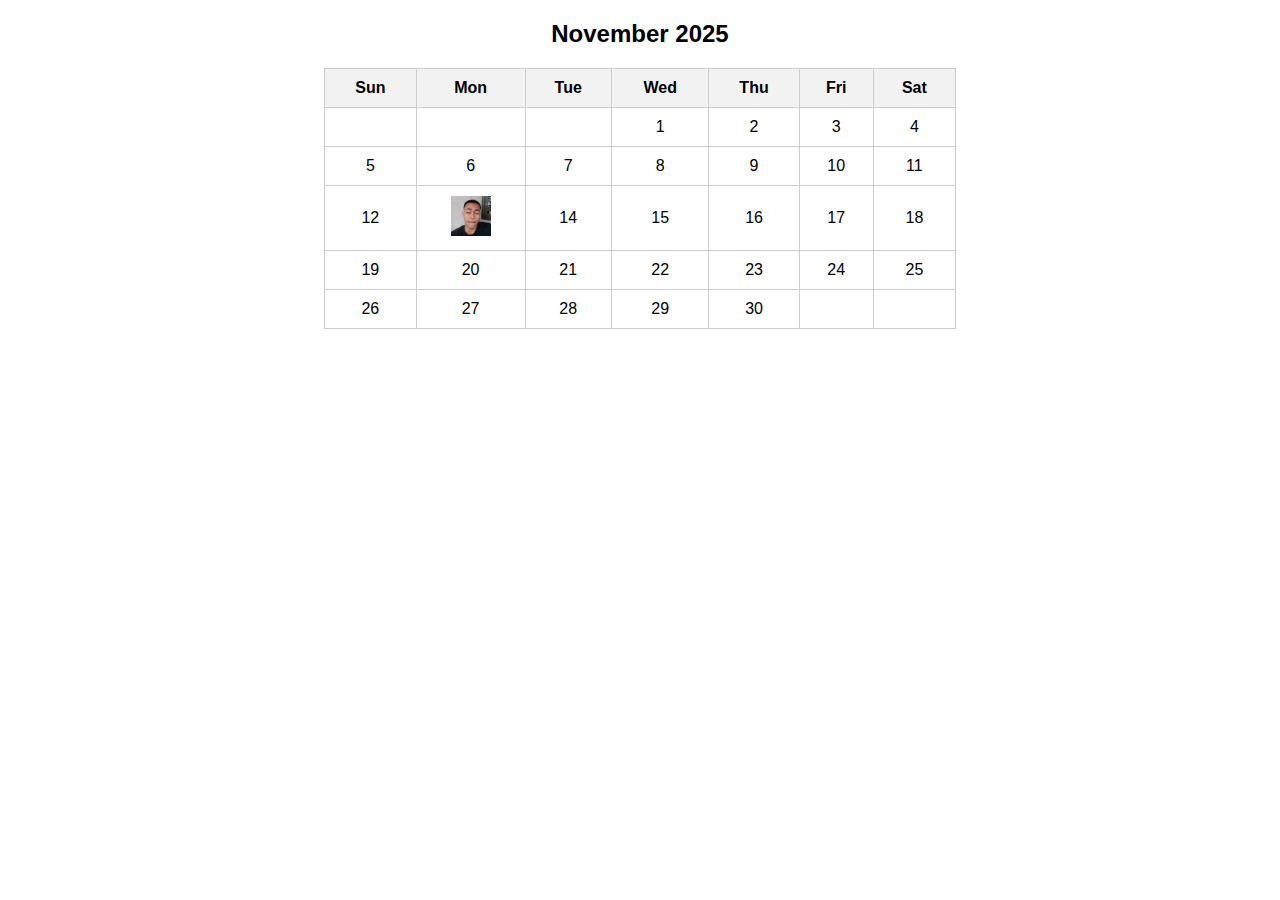
<file: index.html>
<!DOCTYPE html>
<html lang="en">
<head>
    <meta charset="UTF-8">
    <meta name="viewport" content="width=device-width, initial-scale=1.0">
    <title>November 2025 Calendar</title>
    <link rel="stylesheet" href="profile.html">
    <style>
        body {
            font-family: Arial, sans-serif;
            text-align: center;
        }
        table {
            width: 50%;
            margin: 20px auto;
            border-collapse: collapse;
        }
        th, td {
            padding: 10px;
            text-align: center;
            border: 1px solid #ccc;
        }
        th {
            background-color: #f2f2f2;
        }
        .month-year {
            font-size: 24px;
            margin: 20px;
        }
    </style>
</head>
<body>

    <h1 class="month-year">November 2025</h1>

    <table>
        <thead>
            <tr>
                <th>Sun</th>
                <th>Mon</th>
                <th>Tue</th>
                <th>Wed</th>
                <th>Thu</th>
                <th>Fri</th>
                <th>Sat</th>
            </tr>
        </thead>
        <tbody>
            <tr>
                <td></td>
                <td></td>
                <td></td>
                <td>1</td>
                <td>2</td>
                <td>3</td>
                <td>4</td>
            </tr>
            <tr>
                <td>5</td>
                <td>6</td>
                <td>7</td>
                <td>8</td>
                <td>9</td>
                <td>10</td>
                <td>11</td>
            </tr>
            <tr>
                <td>12</td>
                <td><a href="profile.html" target="_blank"><img src="images.jpg" widht="40" height="40"></a></td>
                <td>14</td>
                <td>15</td>
                <td>16</td>
                <td>17</td>
                <td>18</td>
            </tr>
            <tr>
                <td>19</td>
                <td>20</td>
                <td>21</td>
                <td>22</td>
                <td>23</td>
                <td>24</td>
                <td>25</td>
            </tr>
            <tr>
                <td>26</td>
                <td>27</td>
                <td>28</td>
                <td>29</td>
                <td>30</td>
                <td></td>
                <td></td>
            </tr>
        </tbody>
    </table>

</body>
</html>
</file>
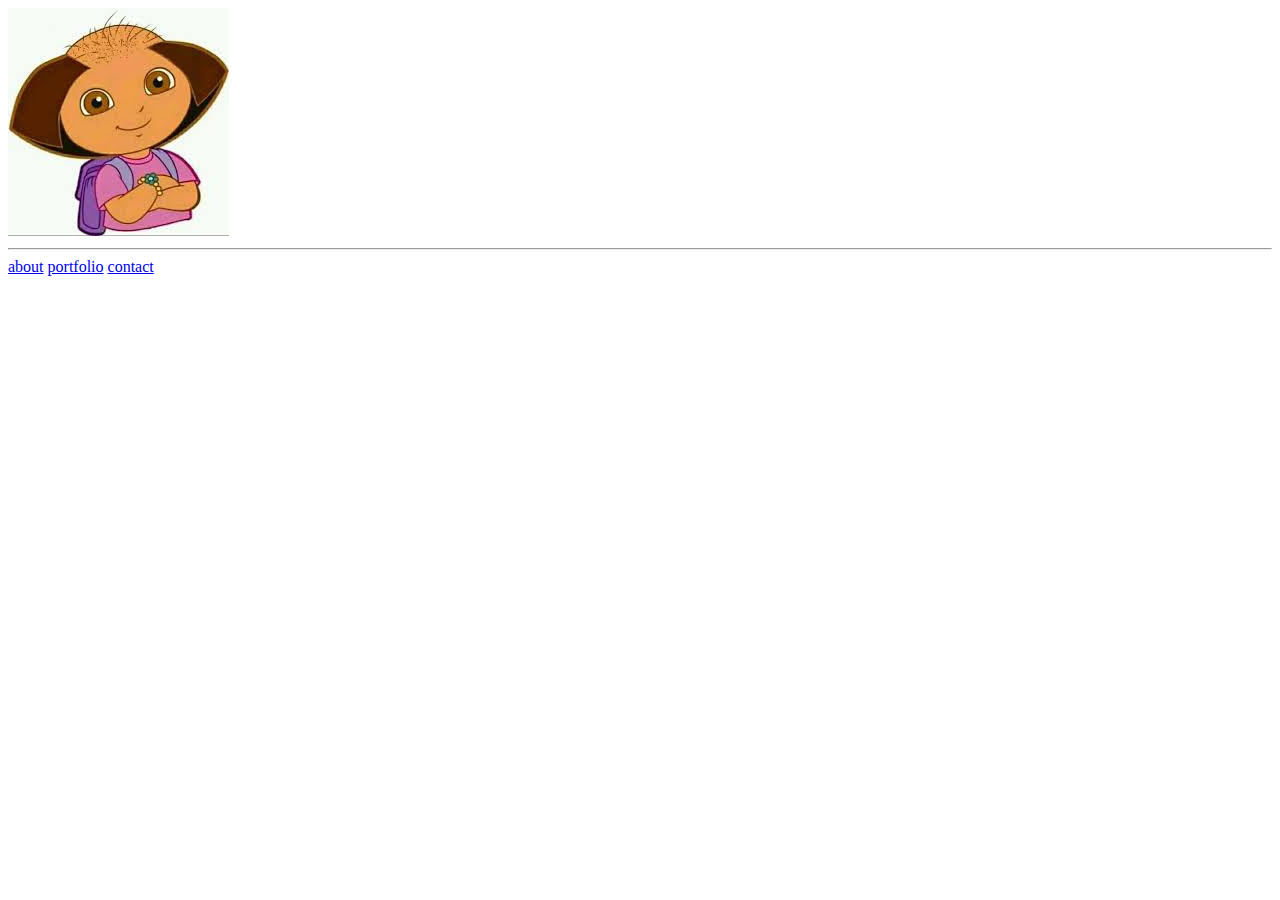
<file: Week3/index.html>
<!DOCTYPE html>
<html lang="en">
<head>
    <meta charset="UTF-8">
    <meta name="viewport" content="width=device-width, initial-scale=1.0">
    <title>Home Page</title>
</head>
<body>
    <img src="images/img.jpg.jpg">
    <hr/>
    <a href="pages/about.html">about</a>
    <a href="pages/portfolio.html">portfolio</a>
    <a href="pages/contact.html">contact</a>
</body>
</html>
</file>
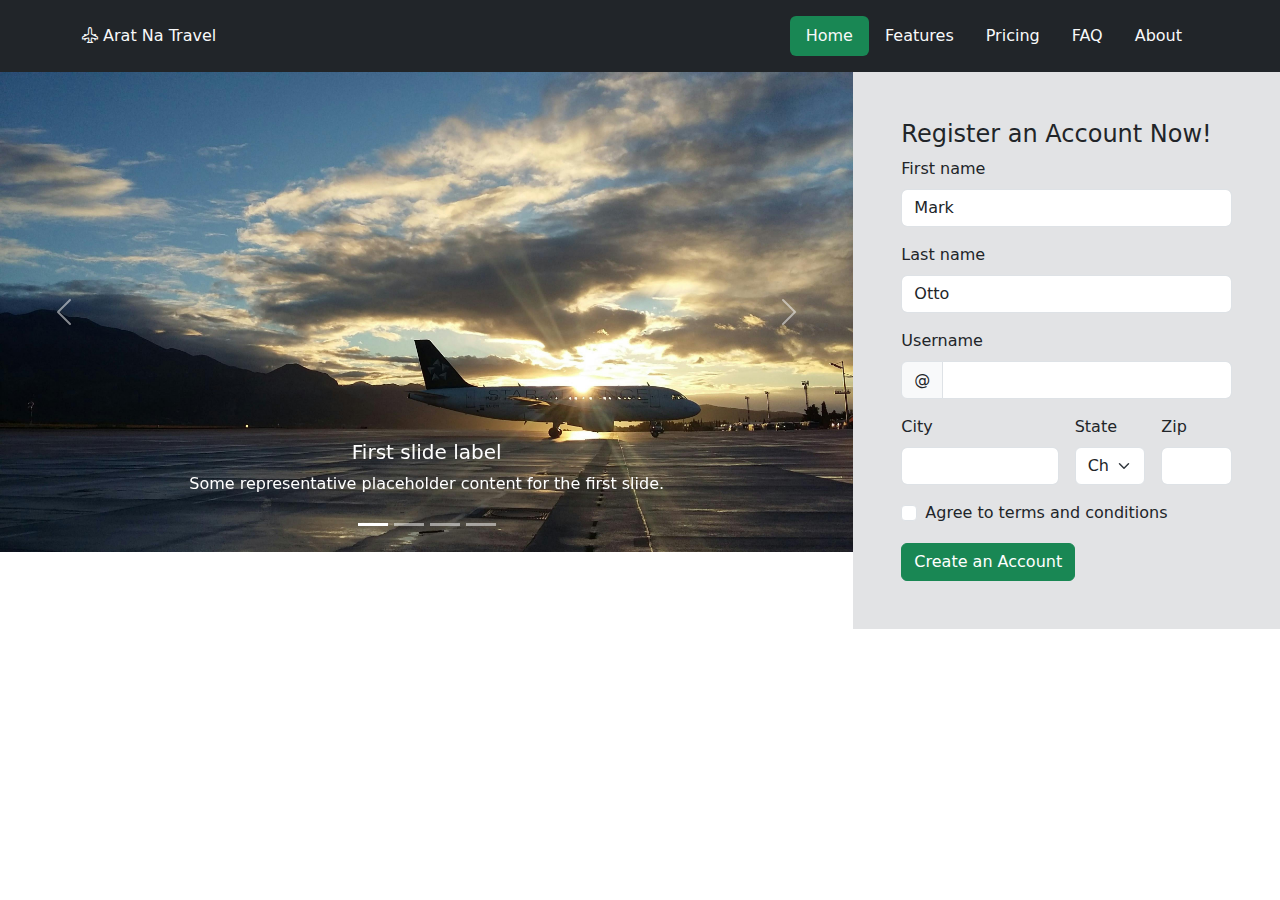
<file: Week5/index.html>
<!doctype html>
<html lang="en">
  <head>
    <meta charset="utf-8">
    <meta name="viewport" content="width=device-width, initial-scale=1">
    <title>Bootstrap demo</title>
    <link href="https://cdn.jsdelivr.net/npm/bootstrap@5.3.3/dist/css/bootstrap.min.css" rel="stylesheet" integrity="sha384-QWTKZyjpPEjISv5WaRU9OFeRpok6YctnYmDr5pNlyT2bRjXh0JMhjY6hW+ALEwIH" crossorigin="anonymous">
    <link rel="stylesheet" href="https://cdn.jsdelivr.net/npm/bootstrap-icons@1.11.3/font/bootstrap-icons.min.css">
  </head>
  <body>
    <nav class="bg-dark p-3">
        <div class="container">
            <header class="d-flex justify-content-between align-items-center">
            <a href="#"class="text-light text-decoration-none f-3">
                <i class="bi bi-airplane-engines"></i> Arat Na Travel
            </a>
            <ul class="nav nav-pills">
                <li class="nav-item">
                  <a class="nav-link link-light text-bg-success active" aria-current="page" href="#">Home</a>
                </li>
                <li class="nav-item">
                  <a class="nav-link link-light" href="#">Features</a>
                </li>
                <li class="nav-item">
                  <a class="nav-link link-light" href="#">Pricing</a>
                </li>
                <li class="nav-item">
                    <a class="nav-link link-light" href="#">FAQ</a>
                  </li>
                  <li class="nav-item">
                    <a class="nav-link link-light" href="#">About</a>
                  </li>
              </ul>
            </header>  
        </div>
    </nav>

    <div class="hero">
        <div class="container-fluid g-0">
            <div class="row g-0">
                <div class="col-8">
                    <div id="carouselExampleCaptions" class="carousel slide">
                        <div class="carousel-indicators">
                          <button type="button" data-bs-target="#carouselExampleCaptions" data-bs-slide-to="0" class="active" aria-current="true" aria-label="Slide 1"></button>
                          <button type="button" data-bs-target="#carouselExampleCaptions" data-bs-slide-to="1" aria-label="Slide 2"></button>
                          <button type="button" data-bs-target="#carouselExampleCaptions" data-bs-slide-to="2" aria-label="Slide 3"></button>
                          <button type="button" data-bs-target="#carouselExampleCaptions" data-bs-slide-to="3" aria-label="Slide 4"></button>
                        </div>
                        <div class="carousel-inner">
                          <div class="carousel-item active">
                            <img src="images/pic1.jpg" class="d-block w-100" alt="...">
                            <div class="carousel-caption d-none d-md-block">
                              <h5>First slide label</h5>
                              <p>Some representative placeholder content for the first slide.</p>
                            </div>
                          </div>
                          <div class="carousel-item">
                            <img src="images/pic2.jpg" class="d-block w-100" alt="...">
                            <div class="carousel-caption d-none d-md-block">
                              <h5>Second slide label</h5>
                              <p>Some representative placeholder content for the second slide.</p>
                            </div>
                          </div>
                          <div class="carousel-item">
                            <img src="images/pic3.jpg" class="d-block w-100" alt="...">
                            <div class="carousel-caption d-none d-md-block">
                              <h5>Third slide label</h5>
                              <p>Some representative placeholder content for the third slide.</p>
                            </div>
                          </div>
                          <div class="carousel-item">
                            <img src="images/pic4.jpg" class="d-block w-100" alt="...">
                            <div class="carousel-caption d-none d-md-block">
                              <h5>Forth slide label</h5>
                              <p>Some representative placeholder content for the third slide.</p>
                            </div>
                          </div>
                        </div>
                        <button class="carousel-control-prev" type="button" data-bs-target="#carouselExampleCaptions" data-bs-slide="prev">
                          <span class="carousel-control-prev-icon" aria-hidden="true"></span>
                          <span class="visually-hidden">Previous</span>
                        </button>
                        <button class="carousel-control-next" type="button" data-bs-target="#carouselExampleCaptions" data-bs-slide="next">
                          <span class="carousel-control-next-icon" aria-hidden="true"></span>
                          <span class="visually-hidden">Next</span>
                        </button>
                      </div>
                    </div>
                    <div class="col-4 bg-secondary-subtle p-5 d-flex flex-column justify-content-center">
                         <h4>Register an Account Now!</h4>
                         <form class="row g-3 needs-validation" novalidate>
                          <div class="col-md-12">
                            <label for="validationCustom01" class="form-label">First name</label>
                            <input type="text" class="form-control" id="validationCustom01" value="Mark" required>
                            <div class="valid-feedback">
                              Looks good!
                            </div>
                          </div>
                          <div class="col-md-12">
                            <label for="validationCustom02" class="form-label">Last name</label>
                            <input type="text" class="form-control" id="validationCustom02" value="Otto" required>
                            <div class="valid-feedback">
                              Looks good!
                            </div>
                          </div>
                          <div class="col-md-12">
                            <label for="validationCustomUsername" class="form-label">Username</label>
                            <div class="input-group has-validation">
                              <span class="input-group-text" id="inputGroupPrepend">@</span>
                              <input type="text" class="form-control" id="validationCustomUsername" aria-describedby="inputGroupPrepend" required>
                              <div class="invalid-feedback">
                                Please choose a username.
                              </div>
                            </div>
                          </div>
                          <div class="col-md-6">
                            <label for="validationCustom03" class="form-label">City</label>
                            <input type="text" class="form-control" id="validationCustom03" required>
                            <div class="invalid-feedback">
                              Please provide a valid city.
                            </div>
                          </div>
                          <div class="col-md-3">
                            <label for="validationCustom04" class="form-label">State</label>
                            <select class="form-select" id="validationCustom04" required>
                              <option selected disabled value="">Choose...</option>
                              <option>...</option>
                            </select>
                            <div class="invalid-feedback">
                              Please select a valid state.
                            </div>
                          </div>
                          <div class="col-md-3">
                            <label for="validationCustom05" class="form-label">Zip</label>
                            <input type="text" class="form-control" id="validationCustom05" required>
                            <div class="invalid-feedback">
                              Please provide a valid zip.
                            </div>
                          </div>
                          <div class="col-12">
                            <div class="form-check">
                              <input class="form-check-input" type="checkbox" value="" id="invalidCheck" required>
                              <label class="form-check-label" for="invalidCheck">
                                Agree to terms and conditions
                              </label>
                              <div class="invalid-feedback">
                                You must agree before submitting.
                              </div>
                            </div>
                          </div>
                          <div class="col-12">
                            <button class="btn btn-success" type="submit">Create an Account</button>
                          </div>
                        </form>
                    </div>
                </div>
            </div>
        </div>
    </div>
    <script src="https://cdn.jsdelivr.net/npm/bootstrap@5.3.3/dist/js/bootstrap.bundle.min.js" integrity="sha384-YvpcrYf0tY3lHB60NNkmXc5s9fDVZLESaAA55NDzOxhy9GkcIdslK1eN7N6jIeHz" crossorigin="anonymous"></script>
  </body>
</html>
</file>
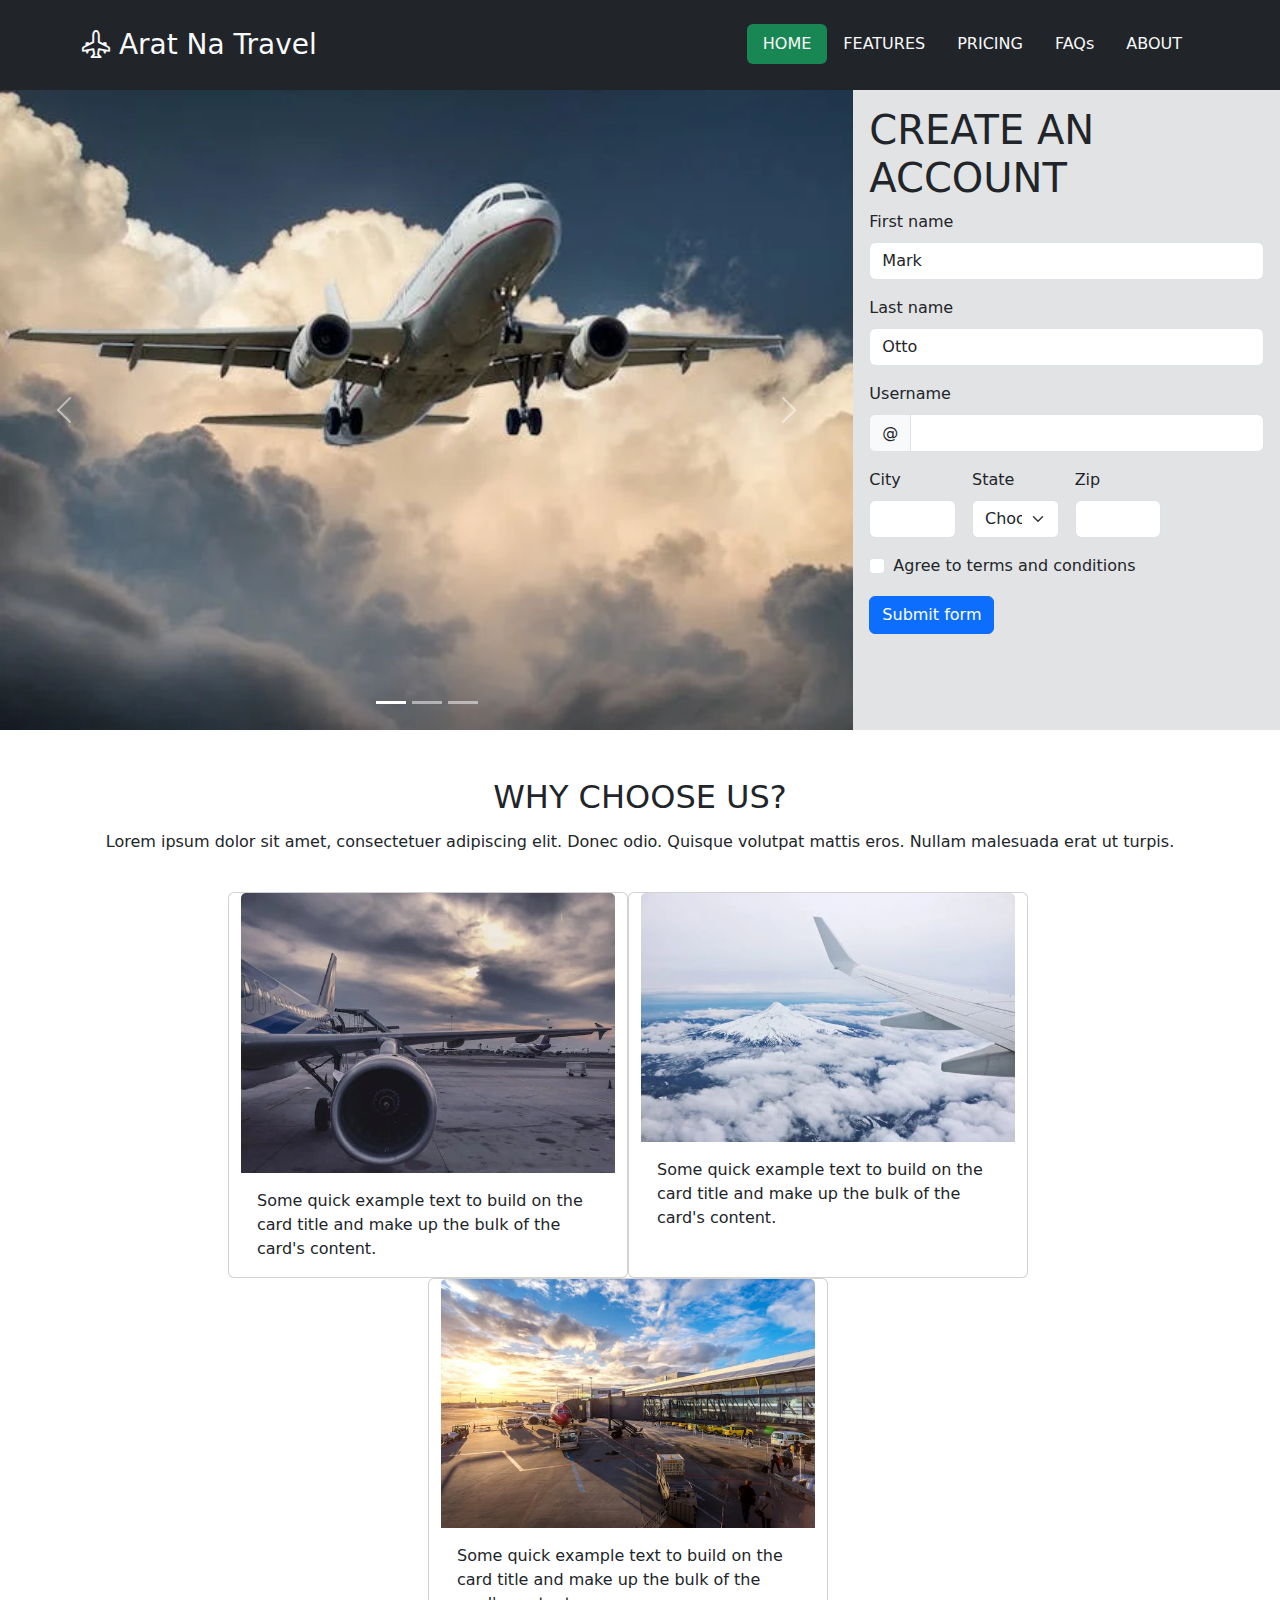
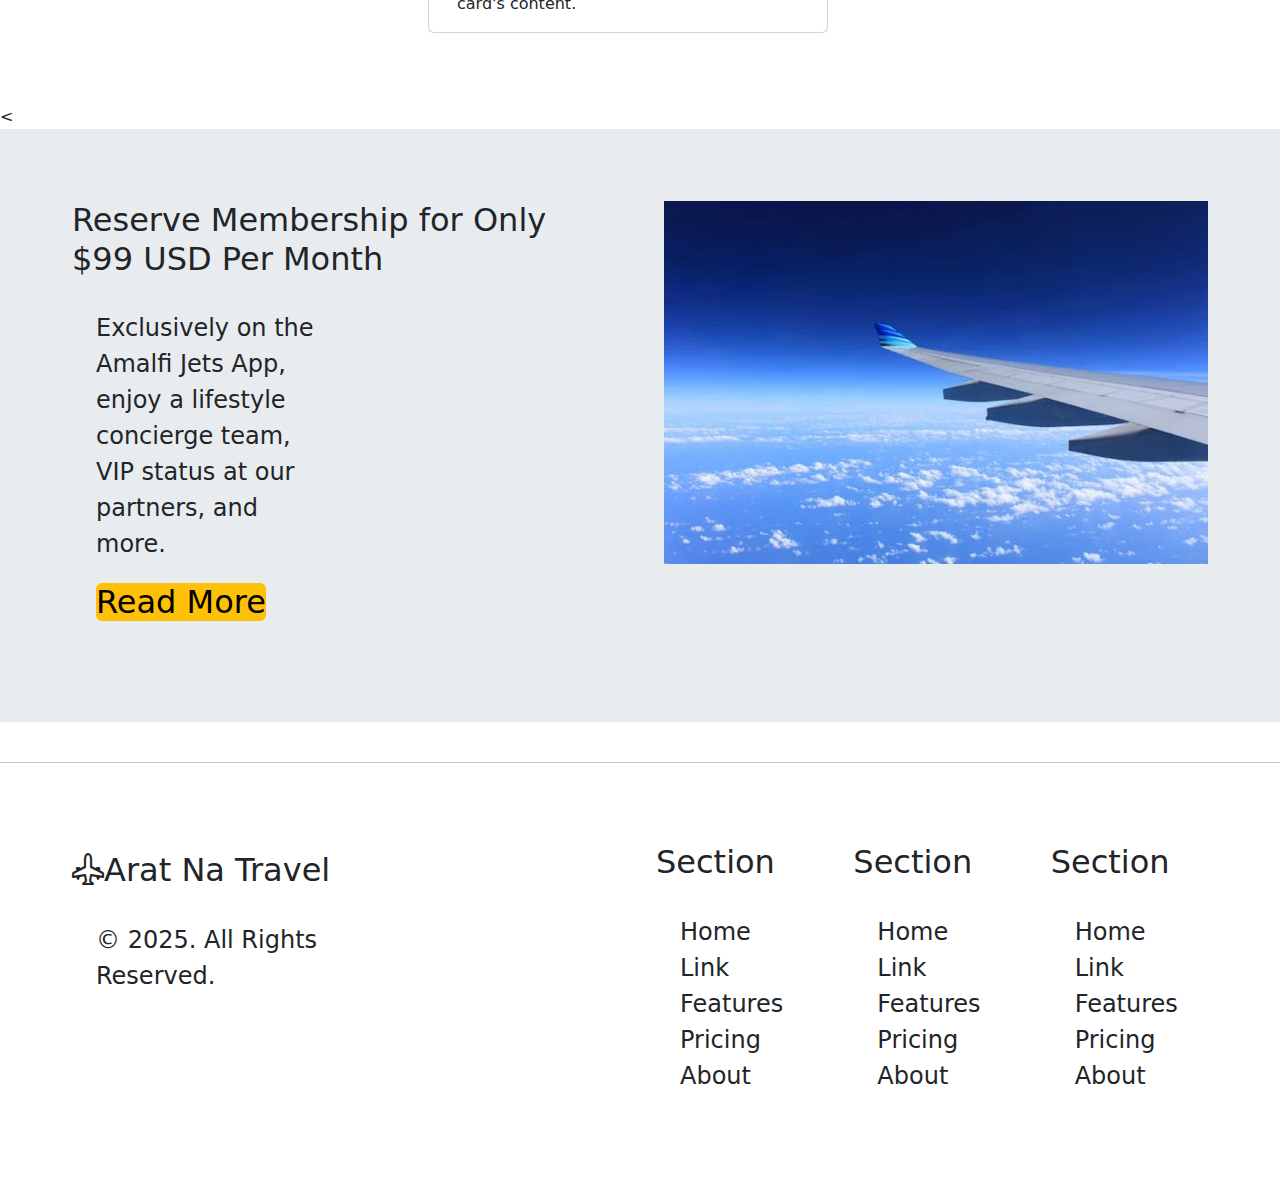
<file: week6/index.html>
<!doctype html>
<html lang="en">
  <head>
    <meta charset="utf-8">
    <meta name="viewport" content="width=device-width, initial-scale=1">
    <title>Bootstrap demo</title>
    <link href="https://cdn.jsdelivr.net/npm/bootstrap@5.3.3/dist/css/bootstrap.min.css" rel="stylesheet">
    <link rel="stylesheet" href="https://cdn.jsdelivr.net/npm/bootstrap-icons@1.11.3/font/bootstrap-icons.min.css">
  </head>
  <body>
    <section class=" bg-dark p-4">
         <div class=" container d-flex justify-content-between">
            <a href="#" class=" link-light text-decoration-none fs-3">
                <i class="bi bi-airplane-engines"></i> Arat Na Travel
                <ul class="nav">
                    <ul class="nav">
                        <li class="nav-item">
                          <a class="nav-link active link-light text-bg-success rounded" aria-current="page" href="#">HOME</a>
                        </li>
                        <li class="nav-item">
                          <a class="nav-link link-light" href="#">FEATURES</a>
                        </li>
                        <li class="nav-item">
                          <a class="nav-link link-light" href="#">PRICING</a>
                        </li>
                        <li class="nav-item">
                            <a class="nav-link link-light" href="#">FAQs</a>
                          </li>
                          <li class="nav-item">
                            <a class="nav-link link-light" href="#">ABOUT</a>
                          </li>
                      </ul>
                </ul>
        </a>
        </div>
    </section>

    <section class="picslide">
        <div class="container-fluid p-0">
            <div class="row g-0">
                <div class="col-8">
                    <div id="carouselExampleIndicators" class="carousel slide">
                        <div class="carousel-indicators">
                          <button type="button" data-bs-target="#carouselExampleIndicators" data-bs-slide-to="0" class="active" aria-current="true" aria-label="Slide 1"></button>
                          <button type="button" data-bs-target="#carouselExampleIndicators" data-bs-slide-to="1" aria-label="Slide 2"></button>
                          <button type="button" data-bs-target="#carouselExampleIndicators" data-bs-slide-to="2" aria-label="Slide 3"></button>
                        </div>
                        <div class="carousel-inner">
                          <div class="carousel-item active">
                            <img src="images/pic1.webp" class="d-block w-100" alt="...">
                          </div>
                          <div class="carousel-item">
                            <img src="images/pic2.webp" class="d-block w-100" alt="...">
                          </div>
                          <div class="carousel-item">
                            <img src="images/pic3.webp" class="d-block w-100" alt="...">
                          </div>
                        </div>
                        <button class="carousel-control-prev" type="button" data-bs-target="#carouselExampleIndicators" data-bs-slide="prev">
                          <span class="carousel-control-prev-icon" aria-hidden="true"></span>
                          <span class="visually-hidden">Previous</span>
                        </button>
                        <button class="carousel-control-next" type="button" data-bs-target="#carouselExampleIndicators" data-bs-slide="next">
                          <span class="carousel-control-next-icon" aria-hidden="true"></span>
                          <span class="visually-hidden">Next</span>
                        </button>
                      </div>
                </div>
                <div class="col-4 p-3 bg-secondary-subtle">
                    <h1> CREATE AN ACCOUNT</h1>
                    <form class="row g-3 needs-validation" novalidate>
                        <div class="col-12">
                          <label for="validationCustom01" class="form-label">First name</label>
                          <input type="text" class="form-control" id="validationCustom01" value="Mark" required>
                          <div class="valid-feedback">
                            Looks good!
                          </div>
                        </div>
                        <div class="col-12">
                          <label for="validationCustom02" class="form-label">Last name</label>
                          <input type="text" class="form-control" id="validationCustom02" value="Otto" required>
                          <div class="valid-feedback">
                            Looks good!
                          </div>
                        </div>
                        <div class="col-12">
                          <label for="validationCustomUsername" class="form-label">Username</label>
                          <div class="input-group has-validation">
                            <span class="input-group-text" id="inputGroupPrepend">@</span>
                            <input type="text" class="form-control" id="validationCustomUsername" aria-describedby="inputGroupPrepend" required>
                            <div class="invalid-feedback">
                              Please choose a username.
                            </div>
                          </div>
                        </div>
                        <div class="col-md-3">
                          <label for="validationCustom03" class="form-label">City</label>
                          <input type="text" class="form-control" id="validationCustom03" required>
                          <div class="invalid-feedback">
                            Please provide a valid city.
                          </div>
                        </div>
                        <div class="col-md-3">
                          <label for="validationCustom04" class="form-label">State</label>
                          <select class="form-select" id="validationCustom04" required>
                            <option selected disabled value="">Choose...</option>
                            <option>...</option>
                          </select>
                          <div class="invalid-feedback">
                            Please select a valid state.
                          </div>
                        </div>
                        <div class="col-md-3">
                          <label for="validationCustom05" class="form-label">Zip</label>
                          <input type="text" class="form-control" id="validationCustom05" required>
                          <div class="invalid-feedback">
                            Please provide a valid zip.
                          </div>
                        </div>
                        <div class="col-12">
                          <div class="form-check">
                            <input class="form-check-input" type="checkbox" value="" id="invalidCheck" required>
                            <label class="form-check-label" for="invalidCheck">
                              Agree to terms and conditions
                            </label>
                            <div class="invalid-feedback">
                              You must agree before submitting.
                            </div>
                          </div>
                        </div>
                        <div class="col-12">
                          <button class="btn btn-primary" type="submit">Submit form</button>
                        </div>
                      </form>
                </div>
            </div>
        </div>
    <section class="2ndpage">
            <div class="container-fluid p-5">
                <div class=" words justify-content-center ">
                    <center>
                    <h2> WHY CHOOSE US?  </h2>
                    <p><h6> Lorem ipsum dolor sit amet, consectetuer adipiscing elit. Donec odio. Quisque volutpat mattis eros. Nullam malesuada erat ut turpis.</h6></p>
                </center>
                </div>
                <div class="row justify-content-center container-fluid p-4">
                
                    <div class="card" style="width: 25rem;">
                        <img src="images/pic4.webp" class="card-img-top" alt="...">
                        <div class="card-body">
                          <p class="card-text">Some quick example text to build on the card title and make up the bulk of the card's content.</p>
                        </div>
                      </div>
                      
                      <div class="card" style="width: 25rem;">
                        <img src="images/pic5.webp" class="card-img-top" alt="...">
                        <div class="card-body">
                          <p class="card-text">Some quick example text to build on the card title and make up the bulk of the card's content.</p>
                        </div>
                      </div>
                      
                      <div class="card" style="width: 25rem;">
                        <img src="images/pic6.jpg" class="card-img-top" alt="...">
                        <div class="card-body">
                          <p class="card-text">Some quick example text to build on the card title and make up the bulk of the card's content.</p>
                        </div>
                      </div>

                </div>

            </div>
    </section>
    
    <section class="3rdpage">
                <<div class="row p-5 g-0 bg-body-secondary position-relative">
                   
                    <div class="col-6 p-4 ps-md-12 ">
                      <h2 class="mt-0">Reserve Membership for Only $99 USD Per Month</h2>
                      <div class="col-6 p-4 ps-md-12 fs-4">
                      <p>Exclusively on the Amalfi Jets App, enjoy a lifestyle concierge team, VIP status at our partners, and more.</p>
                      <a href="#" class="stretched-link text-bg-success rounded text-decoration-none text-bg-warning fs-2 ">Read More</a>
                    </div>
                    </div>
                    <div class="col-md-6 mb-md-0 p-md-4">
                        <img src="images/pic7.webp" class="w-100" alt="...">
                      </div>
                  </div>
                  
                </div>
    </section>
    <br>  <center><hr width="1600px;"></center>

    <section class="4thpage">
        <div class="row p-5 g-0 position-relative">
           
            
            <div class="col-6 p-4 ps-md-12 ">
                
              <h2 class="mt-0"> <i class="bi bi-airplane-engines"></i>Arat Na Travel</h2>
              <div class="col-6 p-4 ps-md-12 fs-4">
              <p></i>&copy; 2025. All Rights<br> Reserved.</p>
            </div>
            </div>

            <div class="col-2 p-3 ps-md-12 "> 
                <h2 class="mt-0"></i>Section</h2>
                <div class="col-6 p-4 ps-md-12 fs-4">
                <p></i>Home<br>Link<br>Features<br>Pricing<br>About</p>
              </div>
              </div>

              <div class="col-2 p-3 ps-md-12 "> 
                <h2 class="mt-0"></i>Section</h2>
                <div class="col-6 p-4 ps-md-12 fs-4">
                <p></i>Home<br>Link<br>Features<br>Pricing<br>About</p>
              </div>
              </div>

              <div class="col-2 p-3 ps-md-12 "> 
                <h2 class="mt-0"></i>Section</h2>
                <div class="col-6 p-4 ps-md-12 fs-4">
                <p></i>Home<br>Link<br>Features<br>Pricing<br>About</p>
              </div>
              </div>
          
        </div>
    </section>

    <script src="https://cdn.jsdelivr.net/npm/bootstrap@5.3.3/dist/js/bootstrap.bundle.min.js" integrity="sha384-YvpcrYf0tY3lHB60NNkmXc5s9fDVZLESaAA55NDzOxhy9GkcIdslK1eN7N6jIeHz" crossorigin="anonymous"></script>
  </body>
</html>
</file>
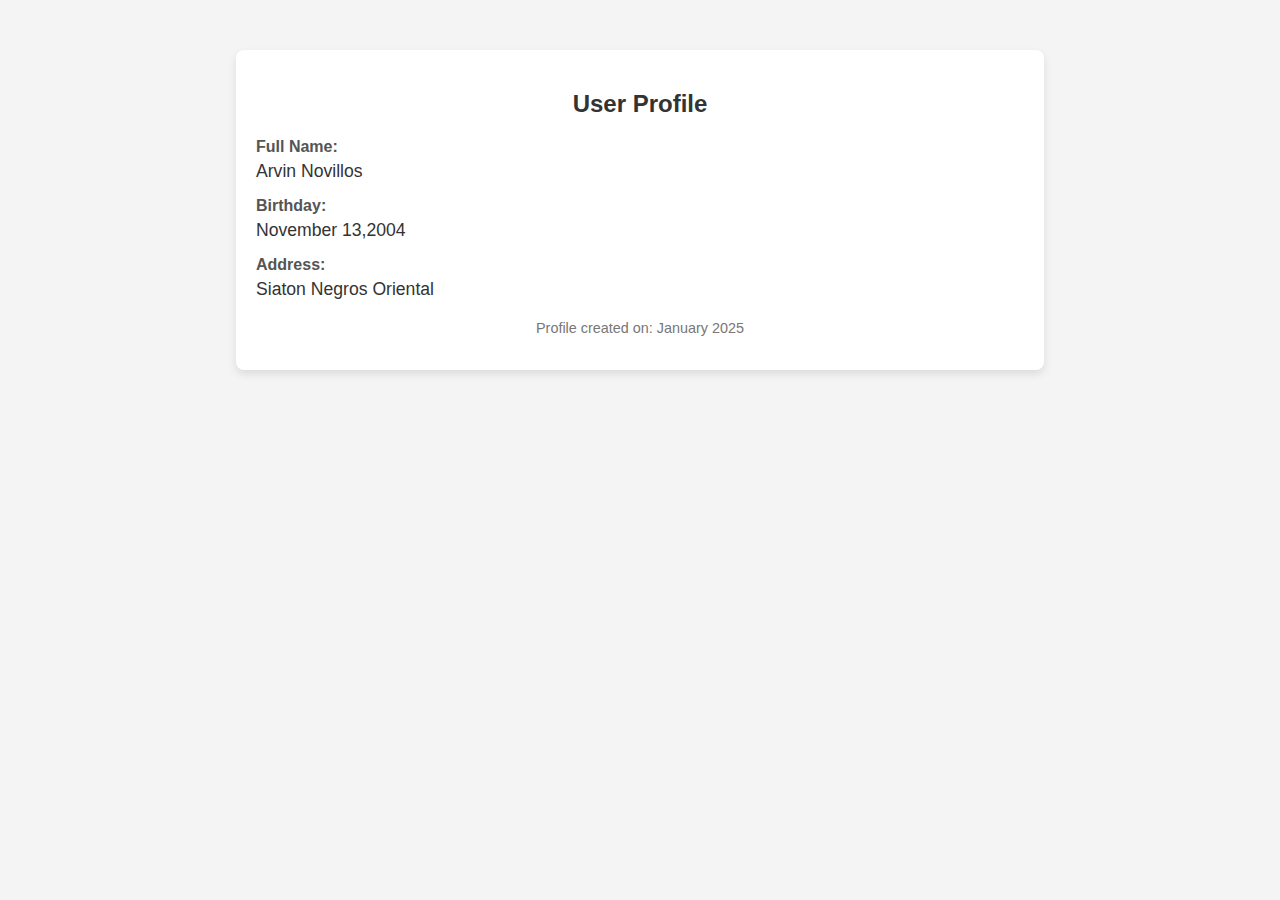
<file: profile.html>
<!DOCTYPE html>
<html lang="en">
<head>
    <meta charset="UTF-8">
    <meta name="viewport" content="width=device-width, initial-scale=1.0">
    <title>User Profile</title>
    <style>
        body {
            font-family: Arial, sans-serif;
            margin: 0;
            padding: 0;
            background-color: #f4f4f4;
        }
        .profile-container {
            width: 60%;
            margin: 50px auto;
            padding: 20px;
            background-color: white;
            border-radius: 8px;
            box-shadow: 0 4px 8px rgba(0, 0, 0, 0.1);
        }
        .profile-container h2 {
            text-align: center;
            color: #333;
        }
        .profile-detail {
            margin: 15px 0;
        }
        .profile-detail label {
            font-weight: bold;
            color: #555;
        }
        .profile-detail span {
            display: block;
            margin-top: 5px;
            font-size: 1.1em;
            color: #333;
        }
        .profile-footer {
            text-align: center;
            margin-top: 20px;
            font-size: 0.9em;
            color: #777;
        }
    </style>
</head>
<body>

    <div class="profile-container">
        <h2>User Profile</h2>
        
        <div class="profile-detail">
            <label for="fullname">Full Name:</label>
            <span id="fullname">Arvin Novillos</span>
        </div>

        <div class="profile-detail">
            <label for="birthday">Birthday:</label>
            <span id="birthday">November 13,2004</span>
        </div>

        <div class="profile-detail">
            <label for="address">Address:</label>
            <span id="address">Siaton Negros Oriental</span>
        </div>

        <div class="profile-footer">
            <p>Profile created on: January 2025</p>
        </div>
    </div>

</body>
</html>
</file>
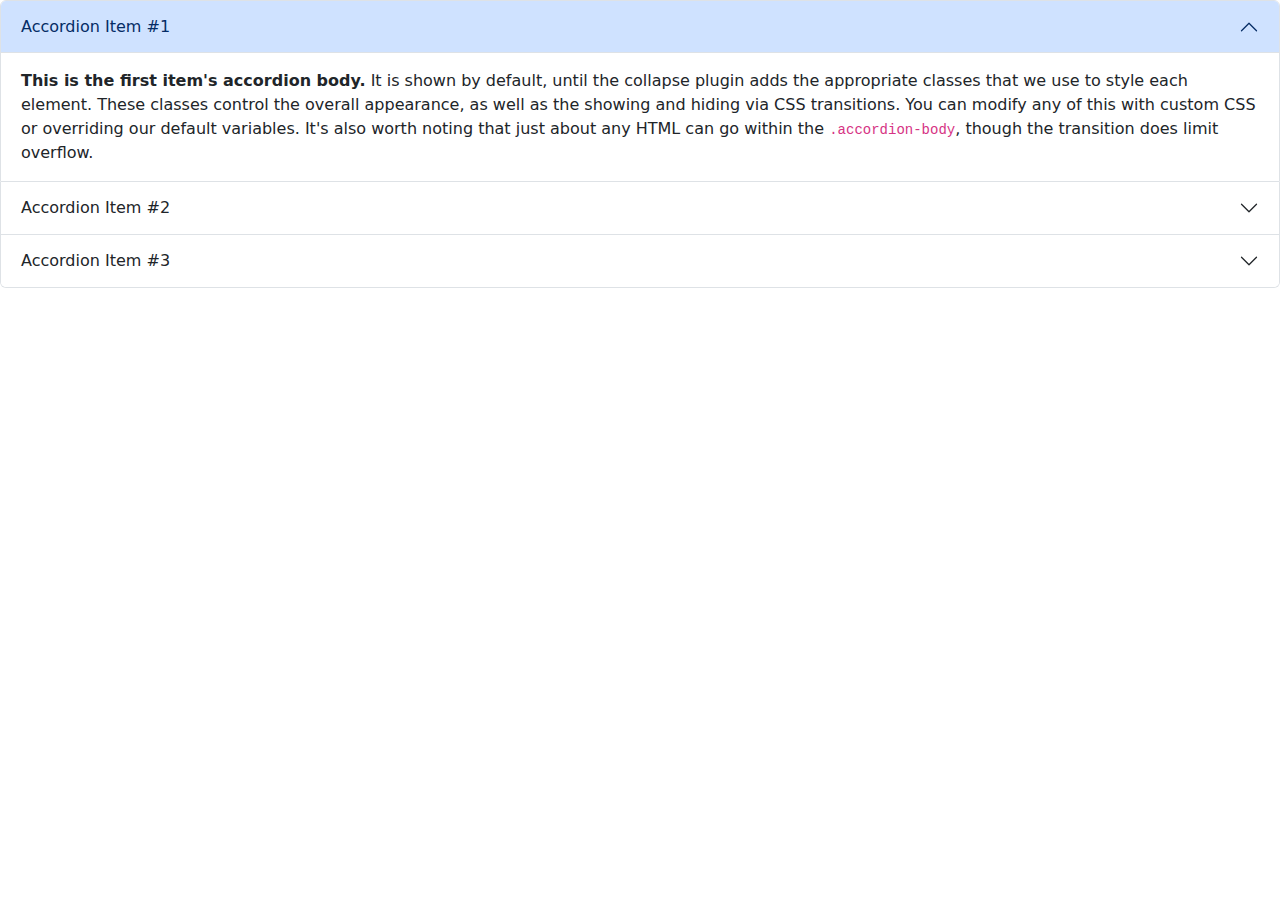
<file: bootstrap/accordion.html>
<!doctype html>
<html lang="en">
  <head>
    <meta charset="utf-8">
    <meta name="viewport" content="width=device-width, initial-scale=1">
    <title>Bootstrap demo</title>
    <link href="https://cdn.jsdelivr.net/npm/bootstrap@5.3.3/dist/css/bootstrap.min.css" rel="stylesheet" integrity="sha384-QWTKZyjpPEjISv5WaRU9OFeRpok6YctnYmDr5pNlyT2bRjXh0JMhjY6hW+ALEwIH" crossorigin="anonymous">
  </head>
  <body>
    <div class="accordion" id="accordionExample">
  <div class="accordion-item">
    <h2 class="accordion-header">
      <button class="accordion-button" type="button" data-bs-toggle="collapse" data-bs-target="#collapseOne" aria-expanded="true" aria-controls="collapseOne">
        Accordion Item #1
      </button>
    </h2>
    <div id="collapseOne" class="accordion-collapse collapse show" data-bs-parent="#accordionExample">
      <div class="accordion-body">
        <strong>This is the first item's accordion body.</strong> It is shown by default, until the collapse plugin adds the appropriate classes that we use to style each element. These classes control the overall appearance, as well as the showing and hiding via CSS transitions. You can modify any of this with custom CSS or overriding our default variables. It's also worth noting that just about any HTML can go within the <code>.accordion-body</code>, though the transition does limit overflow.
      </div>
    </div>
  </div>
  <div class="accordion-item">
    <h2 class="accordion-header">
      <button class="accordion-button collapsed" type="button" data-bs-toggle="collapse" data-bs-target="#collapseTwo" aria-expanded="false" aria-controls="collapseTwo">
        Accordion Item #2
      </button>
    </h2>
    <div id="collapseTwo" class="accordion-collapse collapse" data-bs-parent="#accordionExample">
      <div class="accordion-body">
        <strong>This is the second item's accordion body.</strong> It is hidden by default, until the collapse plugin adds the appropriate classes that we use to style each element. These classes control the overall appearance, as well as the showing and hiding via CSS transitions. You can modify any of this with custom CSS or overriding our default variables. It's also worth noting that just about any HTML can go within the <code>.accordion-body</code>, though the transition does limit overflow.
      </div>
    </div>
  </div>
  <div class="accordion-item">
    <h2 class="accordion-header">
      <button class="accordion-button collapsed" type="button" data-bs-toggle="collapse" data-bs-target="#collapseThree" aria-expanded="false" aria-controls="collapseThree">
        Accordion Item #3
      </button>
    </h2>
    <div id="collapseThree" class="accordion-collapse collapse" data-bs-parent="#accordionExample">
      <div class="accordion-body">
        <strong>This is the third item's accordion body.</strong> It is hidden by default, until the collapse plugin adds the appropriate classes that we use to style each element. These classes control the overall appearance, as well as the showing and hiding via CSS transitions. You can modify any of this with custom CSS or overriding our default variables. It's also worth noting that just about any HTML can go within the <code>.accordion-body</code>, though the transition does limit overflow.
      </div>
    </div>
  </div>
</div>
    <script src="https://cdn.jsdelivr.net/npm/bootstrap@5.3.3/dist/js/bootstrap.bundle.min.js" integrity="sha384-YvpcrYf0tY3lHB60NNkmXc5s9fDVZLESaAA55NDzOxhy9GkcIdslK1eN7N6jIeHz" crossorigin="anonymous"></script>
  </body>
</html>
</file>
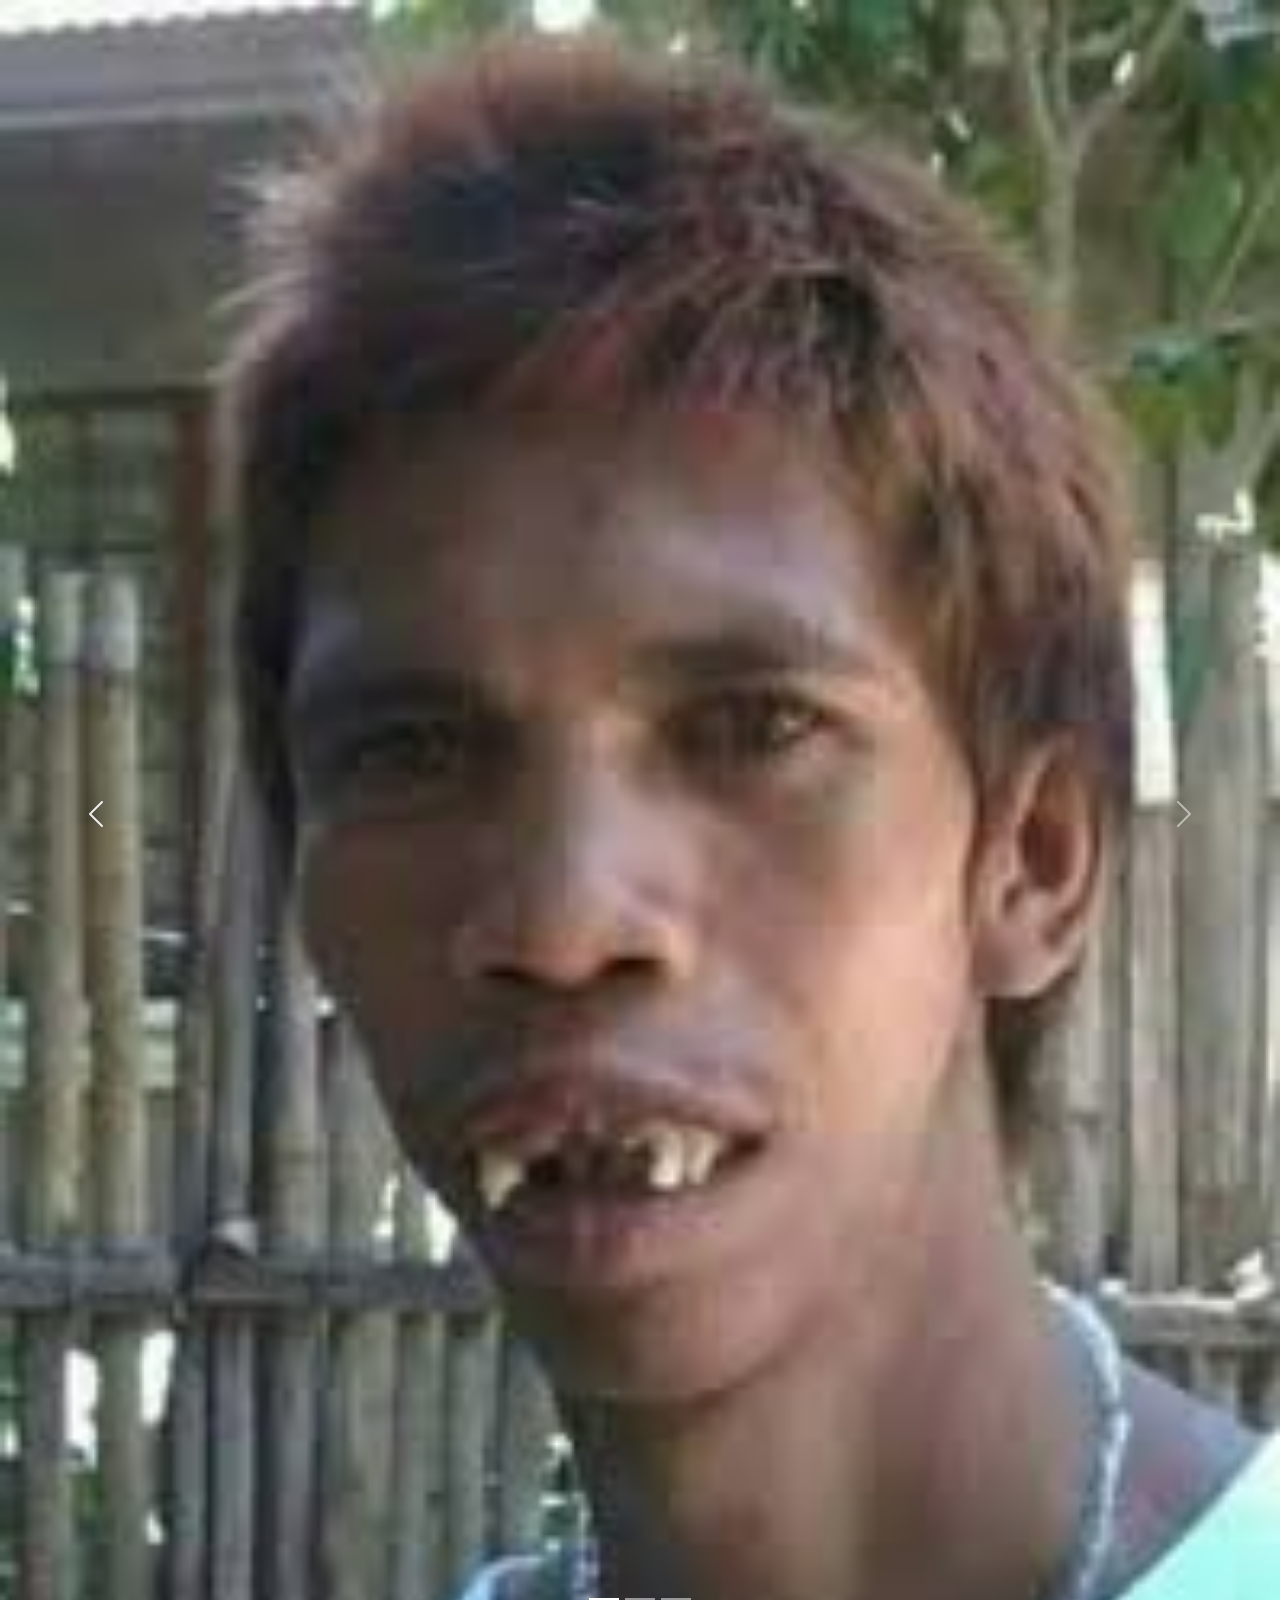
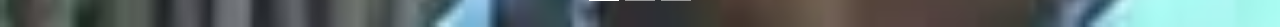
<file: bootstrap/carousel.html>
<!doctype html>
<html lang="en">
  <head>
    <meta charset="utf-8">
    <meta name="viewport" content="width=device-width, initial-scale=1">
    <title>Bootstrap demo</title>
    <link href="https://cdn.jsdelivr.net/npm/bootstrap@5.3.3/dist/css/bootstrap.min.css" rel="stylesheet" integrity="sha384-QWTKZyjpPEjISv5WaRU9OFeRpok6YctnYmDr5pNlyT2bRjXh0JMhjY6hW+ALEwIH" crossorigin="anonymous">
  </head>
  <body>
    <div id="carouselExampleIndicators" class="carousel slide">
        <div class="carousel-indicators">
          <button type="button" data-bs-target="#carouselExampleIndicators" data-bs-slide-to="0" class="active" aria-current="true" aria-label="Slide 1"></button>
          <button type="button" data-bs-target="#carouselExampleIndicators" data-bs-slide-to="1" aria-label="Slide 2"></button>
          <button type="button" data-bs-target="#carouselExampleIndicators" data-bs-slide-to="2" aria-label="Slide 3"></button>
        </div>
        <div class="carousel-inner">
          <div class="carousel-item active">
            <img src="images/pic1.jpg.jpg" class="d-block w-100" alt="...">
          </div>
          <div class="carousel-item">
            <img src="images/pic2.jpg.jpg" class="d-block w-100" alt="...">
          </div>
          <div class="carousel-item">
            <img src="images/pic3.jpg.jpg" class="d-block w-100" alt="...">
          </div>
        </div>
        <button class="carousel-control-prev" type="button" data-bs-target="#carouselExampleIndicators" data-bs-slide="prev">
          <span class="carousel-control-prev-icon" aria-hidden="true"></span>
          <span class="visually-hidden">Previous</span>
        </button>
        <button class="carousel-control-next" type="button" data-bs-target="#carouselExampleIndicators" data-bs-slide="next">
          <span class="carousel-control-next-icon" aria-hidden="true"></span>
          <span class="visually-hidden">Next</span>
        </button>
      </div>
    <script src="https://cdn.jsdelivr.net/npm/bootstrap@5.3.3/dist/js/bootstrap.bundle.min.js" integrity="sha384-YvpcrYf0tY3lHB60NNkmXc5s9fDVZLESaAA55NDzOxhy9GkcIdslK1eN7N6jIeHz" crossorigin="anonymous"></script>
  </body>
</html>
</file>
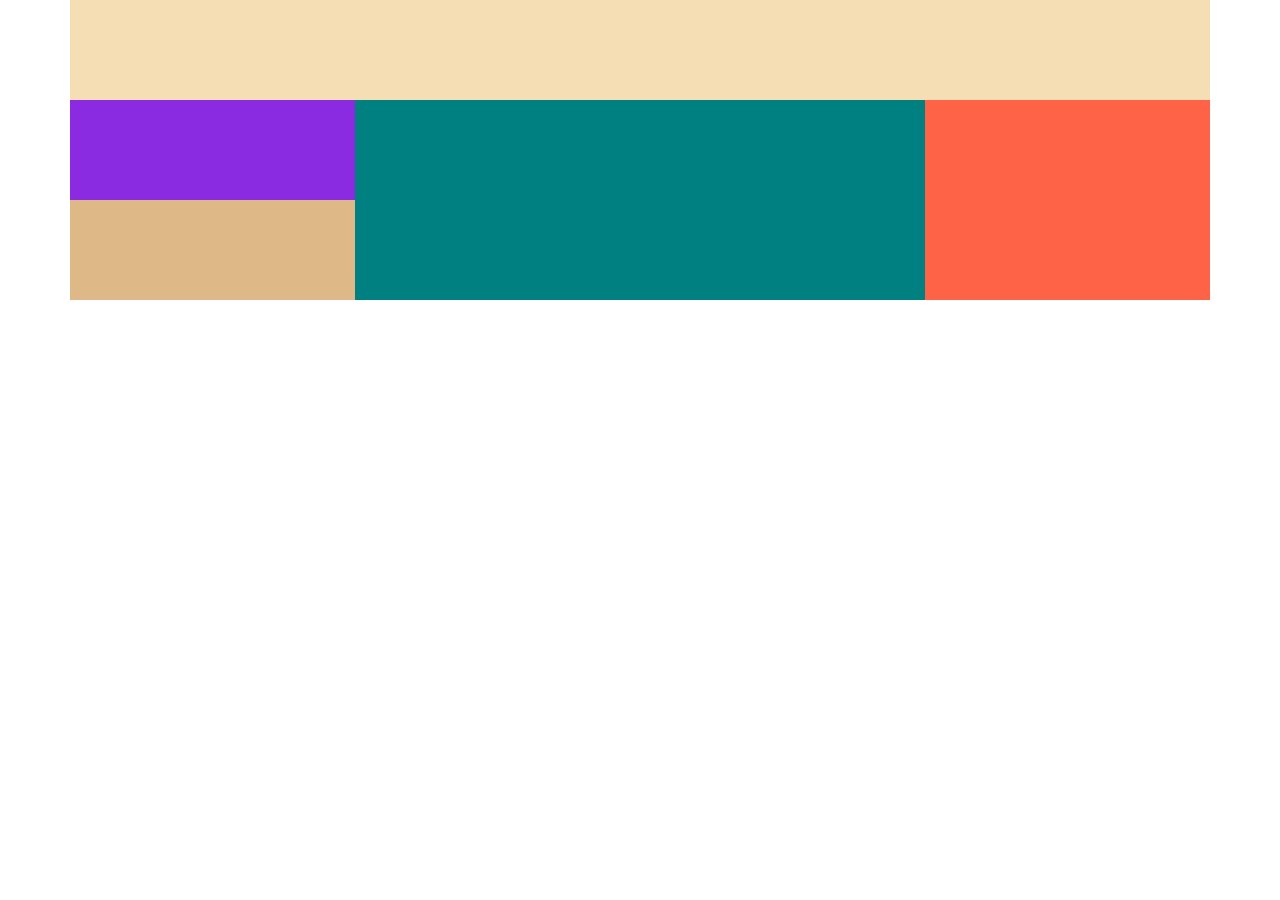
<file: bootstrap/l;ayout.html>
<!doctype html>
<html lang="en">
  <head>
    <meta charset="utf-8">
    <meta name="viewport" content="width=device-width, initial-scale=1">
    <title>Bootstrap demo</title>
    <link href="https://cdn.jsdelivr.net/npm/bootstrap@5.3.3/dist/css/bootstrap.min.css" rel="stylesheet" integrity="sha384-QWTKZyjpPEjISv5WaRU9OFeRpok6YctnYmDr5pNlyT2bRjXh0JMhjY6hW+ALEwIH" crossorigin="anonymous">
    <link href="style.css" rel="stylesheet"/>
  </head>
  <body>
    <div class="container">
        <div class="row">
            <div class="col-4 box box5"></div>
            <div class="col-4 box box5"></div>
            <div class="col-4 box box5"></div>
        </div>
        
        <div class="row">
            <div class="col-3 box box1"></div>
            <div class="col-6 box box2"></div>
            <div class="col-3 box box3"></div>
            <div class="col-3 box box4"></div>
            <div class="col-6 box box2"></div>
            <div class="col-3 box box3"></div>
        </div>
    </div>
    <script src="https://cdn.jsdelivr.net/npm/bootstrap@5.3.3/dist/js/bootstrap.bundle.min.js" integrity="sha384-YvpcrYf0tY3lHB60NNkmXc5s9fDVZLESaAA55NDzOxhy9GkcIdslK1eN7N6jIeHz" crossorigin="anonymous"></script>
  </body>
</html>
</file>
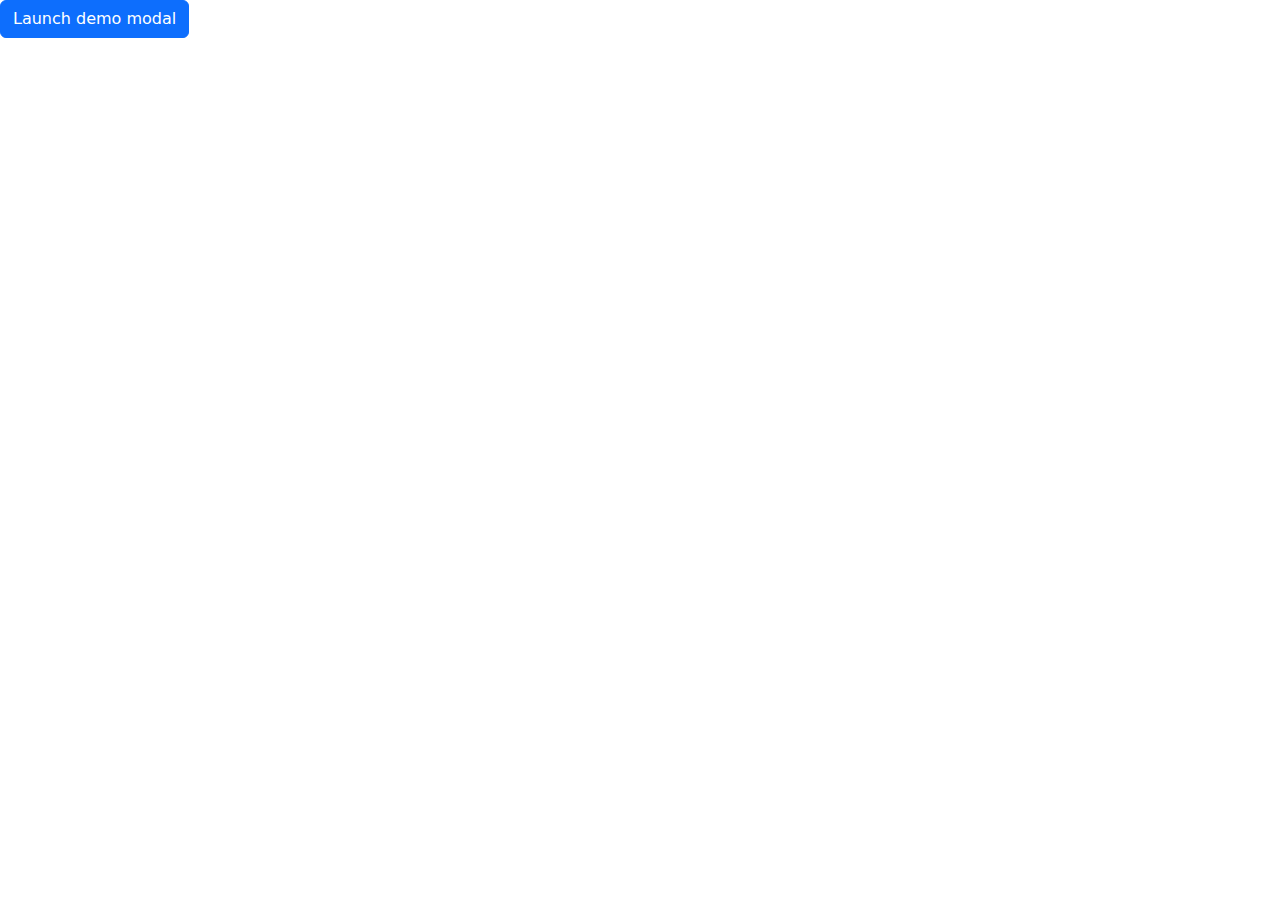
<file: bootstrap/modal.html>
<!doctype html>
<html lang="en">
  <head>
    <meta charset="utf-8">
    <meta name="viewport" content="width=device-width, initial-scale=1">
    <title>Bootstrap demo</title>
    <link href="https://cdn.jsdelivr.net/npm/bootstrap@5.3.3/dist/css/bootstrap.min.css" rel="stylesheet" integrity="sha384-QWTKZyjpPEjISv5WaRU9OFeRpok6YctnYmDr5pNlyT2bRjXh0JMhjY6hW+ALEwIH" crossorigin="anonymous">
  </head>
  <body>
    <!-- Button trigger modal -->
<button type="button" class="btn btn-primary" data-bs-toggle="modal" data-bs-target="#exampleModal">
  Launch demo modal
</button>

<!-- Modal -->
<div class="modal fade" id="exampleModal" tabindex="-1" aria-labelledby="exampleModalLabel" aria-hidden="true">
  <div class="modal-dialog">
    <div class="modal-content">
      <div class="modal-header">
        <h1 class="modal-title fs-5" id="exampleModalLabel">Modal title</h1>
        <button type="button" class="btn-close" data-bs-dismiss="modal" aria-label="Close"></button>
      </div>
      <div class="modal-body">
        ...
      </div>
      <div class="modal-footer">
        <button type="button" class="btn btn-secondary" data-bs-dismiss="modal">Close</button>
        <button type="button" class="btn btn-primary">Save changes</button>
      </div>
    </div>
  </div>
</div>
    <script src="https://cdn.jsdelivr.net/npm/bootstrap@5.3.3/dist/js/bootstrap.bundle.min.js" integrity="sha384-YvpcrYf0tY3lHB60NNkmXc5s9fDVZLESaAA55NDzOxhy9GkcIdslK1eN7N6jIeHz" crossorigin="anonymous"></script>
  </body>
</html>
</file>
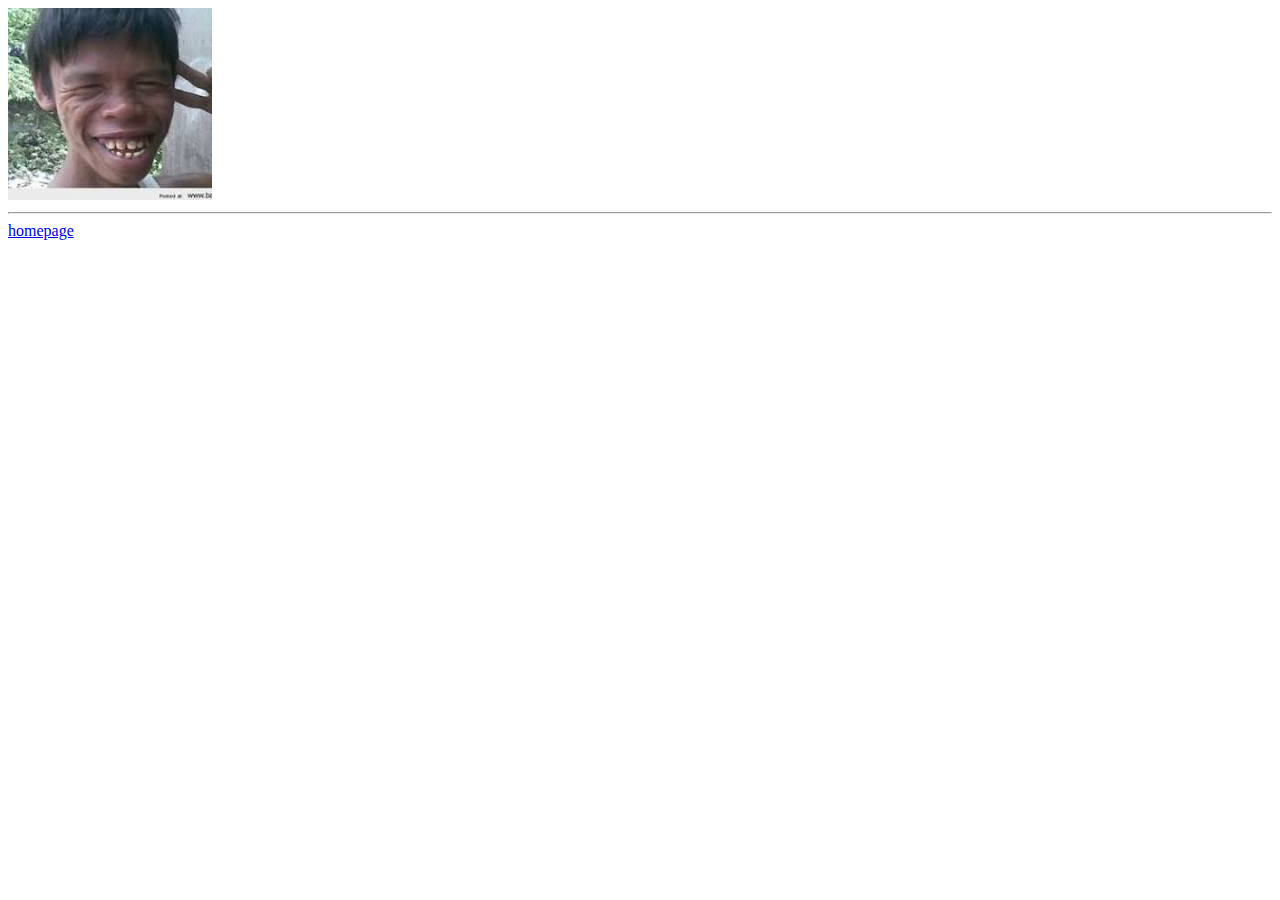
<file: Week3/pages/about.html>
<!DOCTYPE html>
<html lang="en">
<head>
    <meta charset="UTF-8">
    <meta name="viewport" content="width=device-width, initial-scale=1.0">
    <title>About</title>
</head>
<body>
   
     <img src="../images/img1.jpg.jpg" alt="">
     <hr/>
    <a href="../index.html">homepage</a>
</body>
</html>
</file>
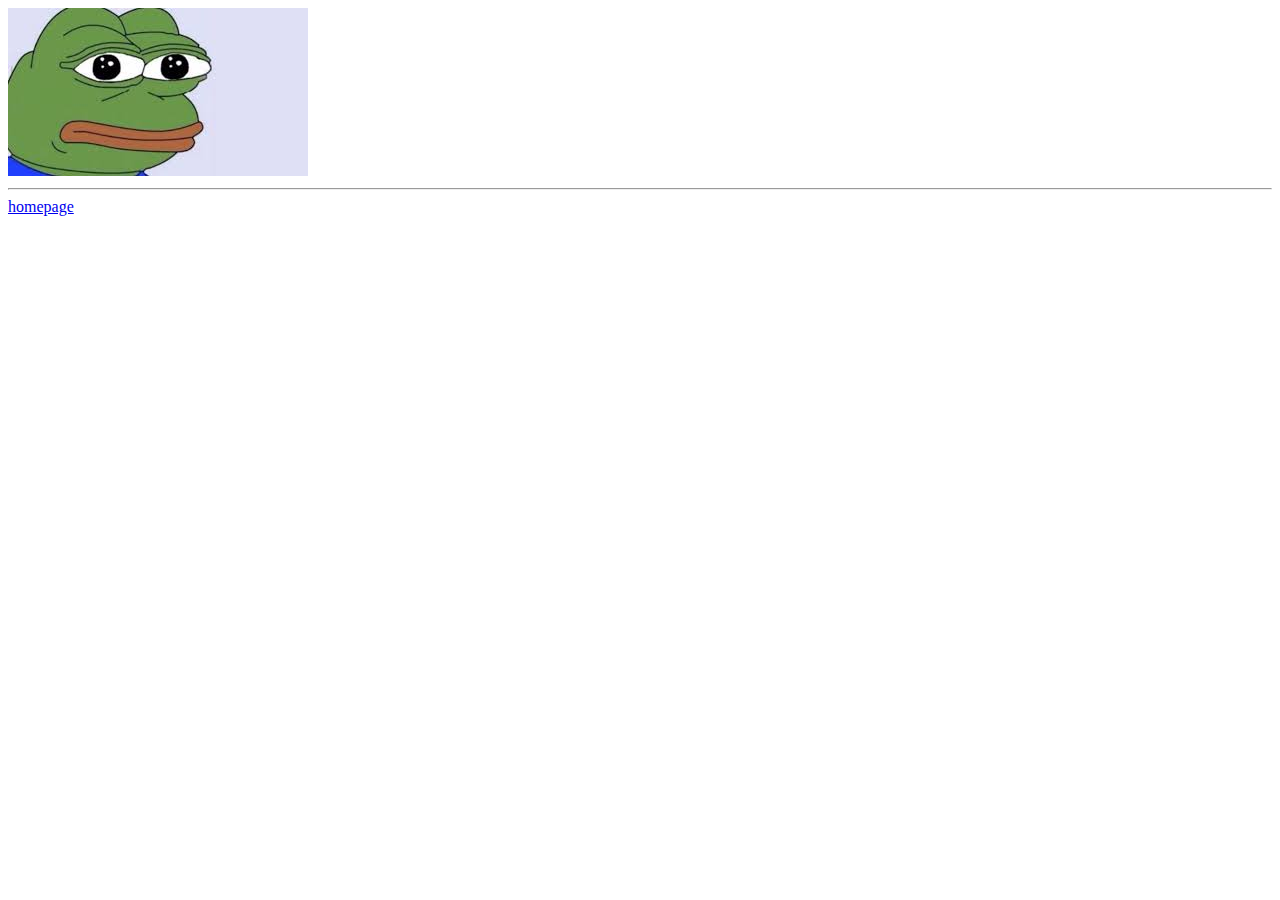
<file: Week3/pages/contact.html>
<!DOCTYPE html>
<html lang="en">
<head>
    <meta charset="UTF-8">
    <meta name="viewport" content="width=device-width, initial-scale=1.0">
    <title>Contact</title>
</head>
<body>
    <img src="../images/img3.jpg.jpg" alt="">
    <hr/>
    <a href="../index.html">homepage</a>
</body>
</html>
</file>
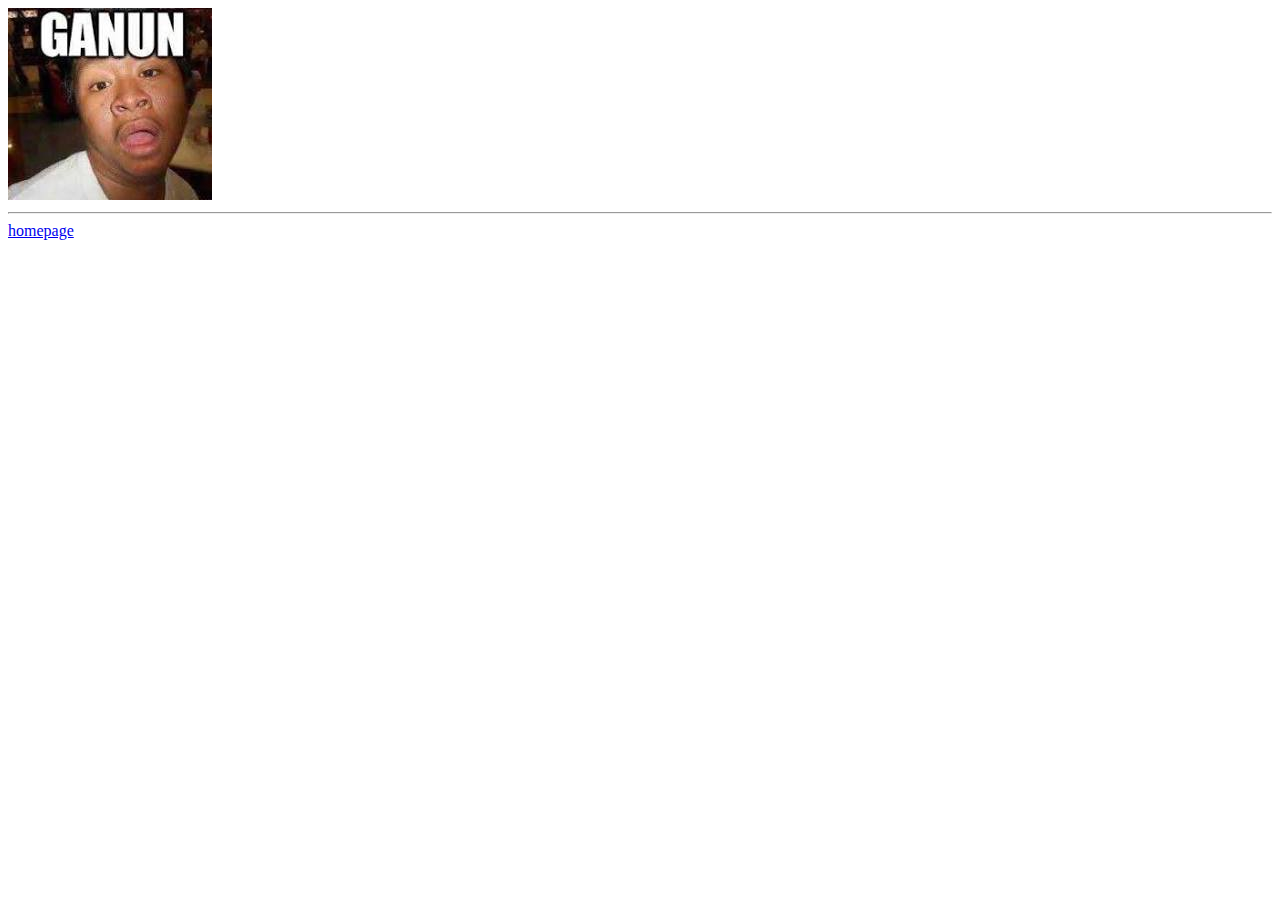
<file: Week3/pages/portfolio.html>
<!DOCTYPE html>
<html lang="en">
<head>
    <meta charset="UTF-8">
    <meta name="viewport" content="width=device-width, initial-scale=1.0">
    <title>Portfolio</title>
</head>
<body>
    <img src="../images/img2.jpg.jpg" alt="">
    <hr/>
    <a href="../index.html">homepage</a>
</body>
</html>
</file>
<file: bootstrap/style.css>
.box{
    height: 100px;
}

.box1{
     background-color: blueviolet;    
}

.box2{
     background-color: teal ;    
}

.box3{
     background-color: tomato;
}

.box4{
     background-color: burlywood;
}
.box5{
    background-color: wheat;
}
</file>
